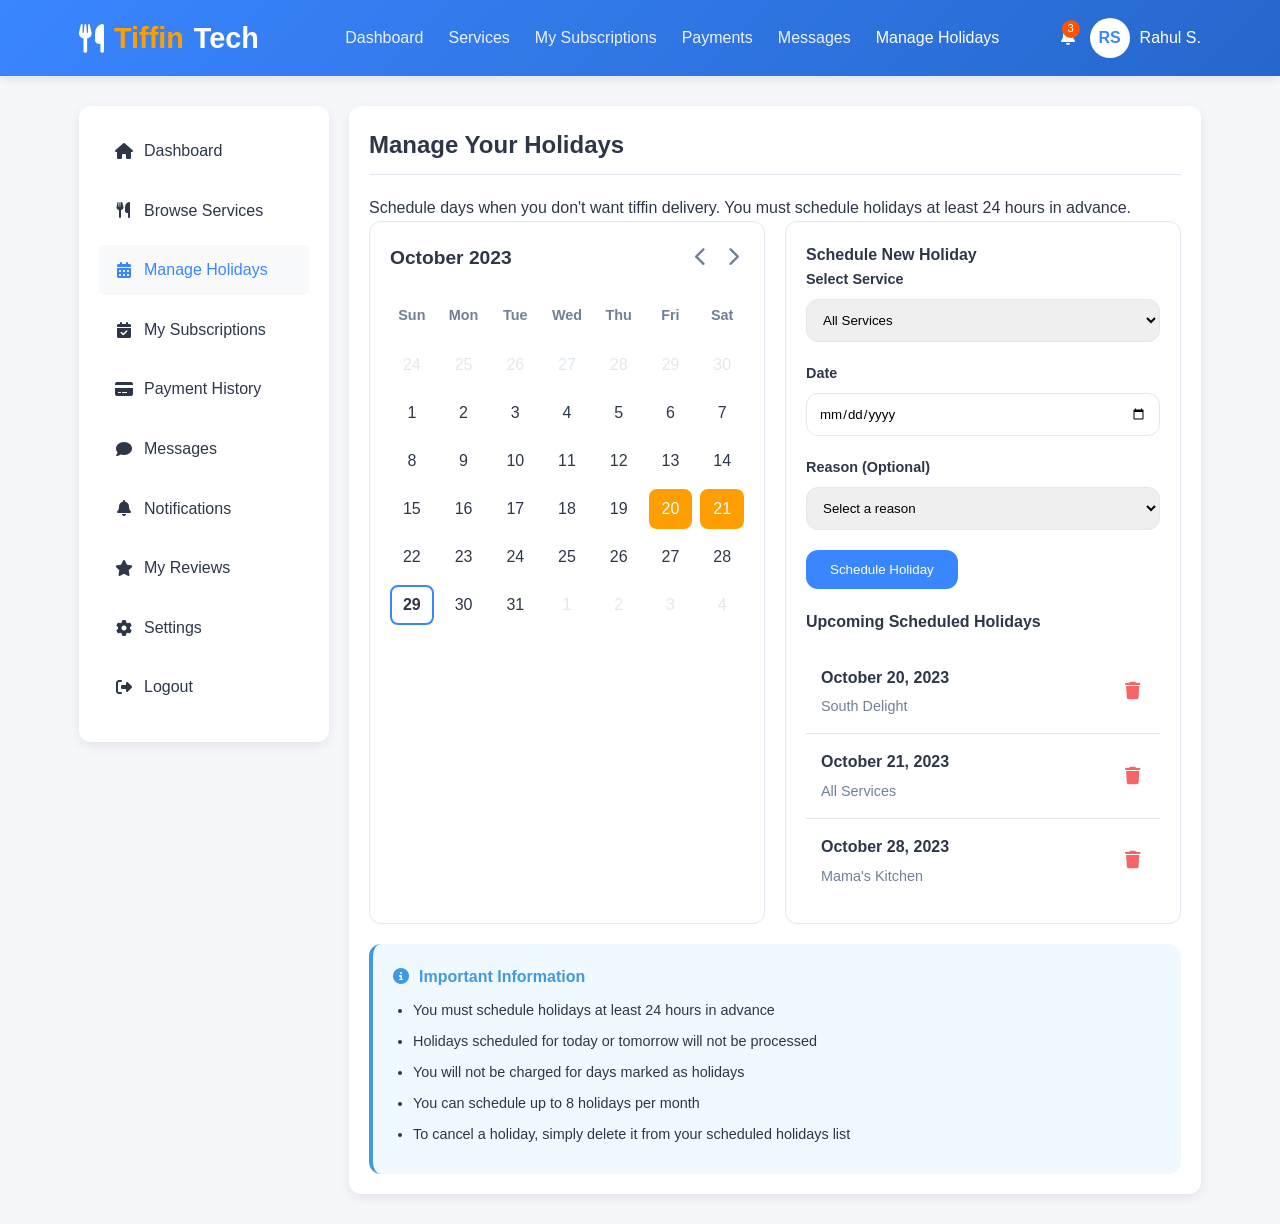
<file: Manage Holidays.html>
<!DOCTYPE html>
<html lang="en">
<head>
    <meta charset="UTF-8">
    <meta name="viewport" content="width=device-width, initial-scale=1.0">
    <title>TiffinTech - Manage Holidays</title>
    <link rel="stylesheet" href="https://cdnjs.cloudflare.com/ajax/libs/font-awesome/6.4.0/css/all.min.css">
    <style>
        :root {
            --primary: #3a86ff;
            --primary-dark: #2667cc;
            --secondary: #ff9e00;
            --secondary-dark: #e58c00;
            --accent: #ff5400;
            --dark: #2d3748;
            --light: #f8f9fa;
            --gray: #718096;
            --light-gray: #e2e8f0;
            --success: #48bb78;
            --warning: #ecc94b;
            --danger: #f56565;
            --info: #4299e1;
            --border-radius: 12px;
            --box-shadow: 0 4px 12px rgba(0,0,0,0.08);
            --transition: all 0.3s ease;
        }
        
        * {
            margin: 0;
            padding: 0;
            box-sizing: border-box;
            font-family: 'Segoe UI', Tahoma, Geneva, Verdana, sans-serif;
        }
        
        body {
            background-color: #f5f7fa;
            color: var(--dark);
            line-height: 1.6;
        }
        
        .container {
            width: 90%;
            max-width: 1200px;
            margin: 0 auto;
            padding: 0 15px;
        }
        
        /* Header Styles */
        header {
            background: linear-gradient(135deg, var(--primary), var(--primary-dark));
            color: white;
            box-shadow: 0 2px 10px rgba(0,0,0,0.1);
            position: sticky;
            top: 0;
            z-index: 100;
        }
        
        .navbar {
            display: flex;
            justify-content: space-between;
            align-items: center;
            padding: 15px 0;
        }
        
        .logo {
            font-size: 1.8rem;
            font-weight: 700;
            color: white;
            display: flex;
            align-items: center;
            gap: 10px;
        }
        
        .logo span {
            color: var(--secondary);
        }
        
        .nav-links {
            display: flex;
            list-style: none;
        }
        
        .nav-links li {
            margin-left: 25px;
        }
        
        .nav-links a {
            text-decoration: none;
            color: rgba(255, 255, 255, 0.9);
            font-weight: 500;
            transition: var(--transition);
        }
        
        .nav-links a:hover, .nav-links a.active {
            color: white;
        }
        
        .user-actions {
            display: flex;
            align-items: center;
            gap: 15px;
        }
        
        .notification-badge {
            position: relative;
            cursor: pointer;
        }
        
        .badge {
            position: absolute;
            top: -5px;
            right: -5px;
            background-color: var(--accent);
            color: white;
            border-radius: 50%;
            width: 18px;
            height: 18px;
            font-size: 0.7rem;
            display: flex;
            align-items: center;
            justify-content: center;
        }
        
        .user-profile {
            display: flex;
            align-items: center;
            gap: 10px;
            cursor: pointer;
        }
        
        .avatar {
            width: 40px;
            height: 40px;
            border-radius: 50%;
            background-color: white;
            color: var(--primary);
            display: flex;
            align-items: center;
            justify-content: center;
            font-weight: bold;
        }
        
        /* Mobile Menu */
        .mobile-menu-btn {
            display: none;
            background: none;
            border: none;
            font-size: 1.5rem;
            cursor: pointer;
            color: white;
        }
        
        .mobile-nav {
            position: fixed;
            top: 0;
            left: -100%;
            width: 80%;
            height: 100%;
            background: white;
            z-index: 1000;
            padding: 20px;
            box-shadow: 2px 0 10px rgba(0,0,0,0.1);
            transition: var(--transition);
            overflow-y: auto;
        }
        
        .mobile-nav.active {
            left: 0;
            display: block;
        }
        
        .mobile-nav-header {
            display: flex;
            justify-content: space-between;
            align-items: center;
            margin-bottom: 30px;
            padding-bottom: 15px;
            border-bottom: 1px solid var(--light-gray);
        }
        
        .close-menu {
            background: none;
            border: none;
            font-size: 1.5rem;
            cursor: pointer;
            color: var(--dark);
        }
        
        .mobile-nav-links {
            list-style: none;
        }
        
        .mobile-nav-links li {
            margin-bottom: 15px;
        }
        
        .mobile-nav-links a {
            display: flex;
            align-items: center;
            gap: 15px;
            padding: 12px 15px;
            text-decoration: none;
            color: var(--dark);
            border-radius: 5px;
            transition: var(--transition);
        }
        
        .mobile-nav-links a:hover, .mobile-nav-links a.active {
            background-color: var(--light);
            color: var(--primary);
        }
        
        .overlay {
            position: fixed;
            top: 0;
            left: 0;
            width: 100%;
            height: 100%;
            background: rgba(0,0,0,0.5);
            z-index: 999;
            display: none;
        }
        
        .overlay.active {
            display: block;
        }
        
        /* Button Styles */
        .btn {
            background-color: var(--primary);
            color: white;
            border: none;
            padding: 12px 24px;
            border-radius: var(--border-radius);
            cursor: pointer;
            font-weight: 500;
            transition: var(--transition);
            display: inline-flex;
            align-items: center;
            gap: 8px;
        }
        
        .btn:hover {
            background-color: var(--primary-dark);
            transform: translateY(-2px);
        }
        
        .btn-secondary {
            background-color: var(--secondary);
        }
        
        .btn-secondary:hover {
            background-color: var(--secondary-dark);
        }
        
        .btn-outline {
            background-color: transparent;
            border: 2px solid var(--primary);
            color: var(--primary);
        }
        
        .btn-outline:hover {
            background-color: var(--primary);
            color: white;
        }
        
        .btn-sm {
            padding: 8px 16px;
            font-size: 0.9rem;
        }
        
        /* Dashboard Layout */
        .dashboard {
            display: grid;
            grid-template-columns: 250px 1fr;
            gap: 20px;
            margin: 30px 0;
        }
        
        /* Sidebar Styles */
        .sidebar {
            background-color: white;
            border-radius: var(--border-radius);
            box-shadow: var(--box-shadow);
            padding: 20px;
            height: fit-content;
        }
        
        .sidebar-menu {
            list-style: none;
        }
        
        .sidebar-menu li {
            margin-bottom: 10px;
        }
        
        .sidebar-menu a {
            display: flex;
            align-items: center;
            gap: 10px;
            padding: 12px 15px;
            text-decoration: none;
            color: var(--dark);
            border-radius: 5px;
            transition: var(--transition);
        }
        
        .sidebar-menu a:hover, .sidebar-menu a.active {
            background-color: var(--light);
            color: var(--primary);
        }
        
        .sidebar-menu i {
            width: 20px;
            text-align: center;
        }
        
        /* Main Content Styles */
        .main-content {
            display: flex;
            flex-direction: column;
            gap: 20px;
        }
        
        .content-section {
            background-color: white;
            border-radius: var(--border-radius);
            box-shadow: var(--box-shadow);
            padding: 20px;
        }
        
        .section-header {
            display: flex;
            justify-content: space-between;
            align-items: center;
            margin-bottom: 20px;
            padding-bottom: 10px;
            border-bottom: 1px solid var(--light-gray);
        }
        
        .section-title {
            font-size: 1.5rem;
            color: var(--dark);
        }
        
        /* Holiday Management Styles */
        .holiday-management {
            display: grid;
            grid-template-columns: 1fr 1fr;
            gap: 20px;
        }
        
        .calendar-container {
            border: 1px solid var(--light-gray);
            border-radius: var(--border-radius);
            padding: 20px;
        }
        
        .calendar-header {
            display: flex;
            justify-content: space-between;
            align-items: center;
            margin-bottom: 20px;
        }
        
        .calendar-title {
            font-weight: 600;
            font-size: 1.2rem;
        }
        
        .calendar {
            display: grid;
            grid-template-columns: repeat(7, 1fr);
            gap: 8px;
        }
        
        .calendar-weekday {
            text-align: center;
            font-weight: 600;
            padding: 10px 0;
            font-size: 0.9rem;
            color: var(--gray);
        }
        
        .calendar-day {
            height: 40px;
            display: flex;
            align-items: center;
            justify-content: center;
            border-radius: 8px;
            cursor: pointer;
            transition: var(--transition);
            position: relative;
            font-weight: 500;
        }
        
        .calendar-day:hover {
            background-color: var(--light);
        }
        
        .calendar-day.selected {
            background-color: var(--primary);
            color: white;
        }
        
        .calendar-day.holiday {
            background-color: var(--secondary);
            color: white;
        }
        
        .calendar-day.other-month {
            color: var(--light-gray);
        }
        
        .calendar-day.current {
            font-weight: bold;
            border: 2px solid var(--primary);
        }
        
        .calendar-nav {
            display: flex;
            gap: 10px;
        }
        
        .calendar-nav-btn {
            background: none;
            border: none;
            cursor: pointer;
            font-size: 1.2rem;
            color: var(--gray);
            padding: 5px;
            border-radius: 5px;
            transition: var(--transition);
        }
        
        .calendar-nav-btn:hover {
            background-color: var(--light);
        }
        
        .holiday-form {
            border: 1px solid var(--light-gray);
            border-radius: var(--border-radius);
            padding: 20px;
        }
        
        .form-group {
            display: flex;
            flex-direction: column;
            gap: 8px;
            margin-bottom: 20px;
        }
        
        .form-group label {
            font-weight: 600;
            font-size: 0.9rem;
        }
        
        .form-group select, .form-group input {
            padding: 12px;
            border: 1px solid var(--light-gray);
            border-radius: var(--border-radius);
            transition: var(--transition);
        }
        
        .form-group select:focus, .form-group input:focus {
            outline: none;
            border-color: var(--primary);
            box-shadow: 0 0 0 3px rgba(58, 134, 255, 0.1);
        }
        
        .scheduled-holidays {
            margin-top: 20px;
        }
        
        .holiday-list {
            list-style: none;
            margin-top: 15px;
        }
        
        .holiday-item {
            display: flex;
            justify-content: space-between;
            align-items: center;
            padding: 15px;
            border-bottom: 1px solid var(--light-gray);
            transition: var(--transition);
        }
        
        .holiday-item:hover {
            background-color: var(--light);
        }
        
        .holiday-item:last-child {
            border-bottom: none;
        }
        
        .holiday-details {
            display: flex;
            flex-direction: column;
        }
        
        .holiday-date {
            font-weight: 600;
            margin-bottom: 5px;
        }
        
        .holiday-service {
            font-size: 0.9rem;
            color: var(--gray);
        }
        
        .holiday-actions {
            display: flex;
            gap: 10px;
        }
        
        .delete-btn {
            background: none;
            border: none;
            color: var(--danger);
            cursor: pointer;
            font-size: 1.1rem;
            padding: 5px;
            border-radius: 5px;
            transition: var(--transition);
        }
        
        .delete-btn:hover {
            background-color: #feeceb;
        }
        
        .info-box {
            margin-top: 20px;
            padding: 20px;
            background-color: #f0f9ff;
            border-radius: var(--border-radius);
            border-left: 4px solid var(--info);
        }
        
        .info-box h4 {
            display: flex;
            align-items: center;
            gap: 10px;
            margin-bottom: 10px;
            color: var(--info);
        }
        
        .info-box ul {
            padding-left: 20px;
            margin-bottom: 0;
        }
        
        .info-box li {
            margin-bottom: 8px;
            font-size: 0.9rem;
            color: var(--dark);
        }
        
        /* Responsive Design */
        @media (max-width: 992px) {
            .dashboard {
                grid-template-columns: 1fr;
            }
            
            .sidebar {
                display: none;
            }
            
            .holiday-management {
                grid-template-columns: 1fr;
            }
        }
        
        @media (max-width: 768px) {
            .nav-links {
                display: none;
            }
            
            .mobile-menu-btn {
                display: block;
            }
            
            .user-profile span {
                display: none;
            }
            
            .section-header {
                flex-direction: column;
                align-items: flex-start;
                gap: 15px;
            }
            
            .calendar {
                gap: 5px;
            }
            
            .calendar-day {
                height: 35px;
                font-size: 0.9rem;
            }
        }
        
        @media (max-width: 480px) {
            .logo {
                font-size: 1.3rem;
            }
            
            .container {
                width: 95%;
                padding: 0 10px;
            }
            
            .content-section {
                padding: 15px;
            }
            
            .section-title {
                font-size: 1.3rem;
            }
            
            .holiday-item {
                flex-direction: column;
                align-items: flex-start;
                gap: 10px;
            }
            
            .holiday-actions {
                align-self: flex-end;
            }
        }
    </style>
</head>
<body>
    <!-- Header Section -->
    <header>
        <div class="container">
            <nav class="navbar">
                <div class="logo">
                    <i class="fas fa-utensils"></i>
                    <span>Tiffin</span>Tech
                </div>
                
                <ul class="nav-links">
                    <li><a href="index.html">Dashboard</a></li>
                    <li><a href="services.html">Services</a></li>
                    <li><a href="subscribers.html">My Subscriptions</a></li>
                    <li><a href="payments.html">Payments</a></li>
                    <li><a href="messages.html">Messages</a></li>
                    <li><a href="#" class="active">Manage Holidays</a></li>
                </ul>
                
                <div class="user-actions">
                    <div class="notification-badge">
                        <i class="fas fa-bell"></i>
                        <span class="badge">3</span>
                    </div>
                    <div class="user-profile">
                        <div class="avatar">RS</div>
                        <span>Rahul S.</span>
                    </div>
                </div>
                
                <button class="mobile-menu-btn">
                    <i class="fas fa-bars"></i>
                </button>
            </nav>
        </div>
    </header>

    <!-- Mobile Navigation -->
    <div class="mobile-nav" id="mobile-nav">
        <div class="mobile-nav-header">
            <h3>Menu</h3>
            <button class="close-menu">
                <i class="fas fa-times"></i>
            </button>
        </div>
        <ul class="mobile-nav-links">
            <li><a href="index.html"><i class="fas fa-home"></i> Dashboard</a></li>
            <li><a href="services.html"><i class="fas fa-utensils"></i> Services</a></li>
            <li><a href="subscribers.html"><i class="fas fa-calendar-check"></i> My Subscriptions</a></li>
            <li><a href="payments.html"><i class="fas fa-credit-card"></i> Payments</a></li>
            <li><a href="messages.html"><i class="fas fa-comment"></i> Messages</a></li>
            <li><a href="#" class="active"><i class="fas fa-calendar-alt"></i> Manage Holidays</a></li>
            <li><a href="notifications.html"><i class="fas fa-bell"></i> Notifications</a></li>
            <li><a href="reviews.html"><i class="fas fa-star"></i> Reviews</a></li>
            <li><a href="settings.html"><i class="fas fa-cog"></i> Settings</a></li>
            <li><a href="#"><i class="fas fa-sign-out-alt"></i> Logout</a></li>
        </ul>
    </div>
    <div class="overlay" id="overlay"></div>

    <!-- Dashboard Section -->
    <div class="container">
        <div class="dashboard">
            <!-- Sidebar -->
            <div class="sidebar">
                <ul class="sidebar-menu">
                    <li><a href="index.html"><i class="fas fa-home"></i> Dashboard</a></li>
                    <li><a href="services.html"><i class="fas fa-utensils"></i> Browse Services</a></li>
                    <li><a href="#" class="active"><i class="fas fa-calendar-alt"></i> Manage Holidays</a></li>
                    <li><a href="subscribers.html"><i class="fas fa-calendar-check"></i> My Subscriptions</a></li>
                    <li><a href="payments.html"><i class="fas fa-credit-card"></i> Payment History</a></li>
                    <li><a href="messages.html"><i class="fas fa-comment"></i> Messages</a></li>
                    <li><a href="notifications.html"><i class="fas fa-bell"></i> Notifications</a></li>
                    <li><a href="reviews.html"><i class="fas fa-star"></i> My Reviews</a></li>
                    <li><a href="settings.html"><i class="fas fa-cog"></i> Settings</a></li>
                    <li><a href="#"><i class="fas fa-sign-out-alt"></i> Logout</a></li>
                </ul>
            </div>

            <!-- Main Content -->
            <div class="main-content">
                <!-- Holiday Management Section -->
                <div class="content-section">
                    <div class="section-header">
                        <h3 class="section-title">Manage Your Holidays</h3>
                    </div>
                    
                    <p>Schedule days when you don't want tiffin delivery. You must schedule holidays at least 24 hours in advance.</p>
                    
                    <div class="holiday-management">
                        <div class="calendar-container">
                            <div class="calendar-header">
                                <div class="calendar-title">October 2023</div>
                                <div class="calendar-nav">
                                    <button class="calendar-nav-btn" id="prev-month"><i class="fas fa-chevron-left"></i></button>
                                    <button class="calendar-nav-btn" id="next-month"><i class="fas fa-chevron-right"></i></button>
                                </div>
                            </div>
                            
                            <div class="calendar">
                                <div class="calendar-weekday">Sun</div>
                                <div class="calendar-weekday">Mon</div>
                                <div class="calendar-weekday">Tue</div>
                                <div class="calendar-weekday">Wed</div>
                                <div class="calendar-weekday">Thu</div>
                                <div class="calendar-weekday">Fri</div>
                                <div class="calendar-weekday">Sat</div>
                                
                                <!-- Calendar Days -->
                                <div class="calendar-day other-month">24</div>
                                <div class="calendar-day other-month">25</div>
                                <div class="calendar-day other-month">26</div>
                                <div class="calendar-day other-month">27</div>
                                <div class="calendar-day other-month">28</div>
                                <div class="calendar-day other-month">29</div>
                                <div class="calendar-day other-month">30</div>
                                
                                <div class="calendar-day">1</div>
                                <div class="calendar-day">2</div>
                                <div class="calendar-day">3</div>
                                <div class="calendar-day">4</div>
                                <div class="calendar-day">5</div>
                                <div class="calendar-day">6</div>
                                <div class="calendar-day">7</div>
                                
                                <div class="calendar-day">8</div>
                                <div class="calendar-day">9</div>
                                <div class="calendar-day">10</div>
                                <div class="calendar-day">11</div>
                                <div class="calendar-day">12</div>
                                <div class="calendar-day">13</div>
                                <div class="calendar-day">14</div>
                                
                                <div class="calendar-day">15</div>
                                <div class="calendar-day">16</div>
                                <div class="calendar-day">17</div>
                                <div class="calendar-day">18</div>
                                <div class="calendar-day">19</div>
                                <div class="calendar-day holiday">20</div>
                                <div class="calendar-day holiday">21</div>
                                
                                <div class="calendar-day">22</div>
                                <div class="calendar-day">23</div>
                                <div class="calendar-day">24</div>
                                <div class="calendar-day">25</div>
                                <div class="calendar-day">26</div>
                                <div class="calendar-day">27</div>
                                <div class="calendar-day">28</div>
                                
                                <div class="calendar-day current">29</div>
                                <div class="calendar-day">30</div>
                                <div class="calendar-day">31</div>
                                <div class="calendar-day other-month">1</div>
                                <div class="calendar-day other-month">2</div>
                                <div class="calendar-day other-month">3</div>
                                <div class="calendar-day other-month">4</div>
                            </div>
                        </div>
                        
                        <div class="holiday-form">
                            <h4>Schedule New Holiday</h4>
                            <div class="form-group">
                                <label for="service-select">Select Service</label>
                                <select id="service-select">
                                    <option value="">All Services</option>
                                    <option value="south-delight">South Delight</option>
                                    <option value="mama-kitchen">Mama's Kitchen</option>
                                </select>
                            </div>
                            
                            <div class="form-group">
                                <label for="holiday-date">Date</label>
                                <input type="date" id="holiday-date">
                            </div>
                            
                            <div class="form-group">
                                <label for="holiday-reason">Reason (Optional)</label>
                                <select id="holiday-reason">
                                    <option value="">Select a reason</option>
                                    <option value="travel">Traveling</option>
                                    <option value="event">Special Event</option>
                                    <option value="health">Health Reasons</option>
                                    <option value="other">Other</option>
                                </select>
                            </div>
                            
                            <button class="btn" id="schedule-holiday">Schedule Holiday</button>
                            
                            <div class="scheduled-holidays">
                                <h4>Upcoming Scheduled Holidays</h4>
                                <ul class="holiday-list">
                                    <li class="holiday-item">
                                        <div class="holiday-details">
                                            <span class="holiday-date">October 20, 2023</span>
                                            <span class="holiday-service">South Delight</span>
                                        </div>
                                        <div class="holiday-actions">
                                            <button class="delete-btn"><i class="fas fa-trash"></i></button>
                                        </div>
                                    </li>
                                    <li class="holiday-item">
                                        <div class="holiday-details">
                                            <span class="holiday-date">October 21, 2023</span>
                                            <span class="holiday-service">All Services</span>
                                        </div>
                                        <div class="holiday-actions">
                                            <button class="delete-btn"><i class="fas fa-trash"></i></button>
                                        </div>
                                    </li>
                                    <li class="holiday-item">
                                        <div class="holiday-details">
                                            <span class="holiday-date">October 28, 2023</span>
                                            <span class="holiday-service">Mama's Kitchen</span>
                                        </div>
                                        <div class="holiday-actions">
                                            <button class="delete-btn"><i class="fas fa-trash"></i></button>
                                        </div>
                                    </li>
                                </ul>
                            </div>
                        </div>
                    </div>
                    
                    <div class="info-box">
                        <h4><i class="fas fa-info-circle"></i> Important Information</h4>
                        <ul>
                            <li>You must schedule holidays at least 24 hours in advance</li>
                            <li>Holidays scheduled for today or tomorrow will not be processed</li>
                            <li>You will not be charged for days marked as holidays</li>
                            <li>You can schedule up to 8 holidays per month</li>
                            <li>To cancel a holiday, simply delete it from your scheduled holidays list</li>
                        </ul>
                    </div>
                </div>
            </div>
        </div>
    </div>

    <script>
        // Mobile menu functionality
        const mobileMenuBtn = document.querySelector('.mobile-menu-btn');
        const closeMenuBtn = document.querySelector('.close-menu');
        const mobileNav = document.getElementById('mobile-nav');
        const overlay = document.getElementById('overlay');
        
        mobileMenuBtn.addEventListener('click', function() {
            mobileNav.classList.add('active');
            overlay.classList.add('active');
            document.body.style.overflow = 'hidden';
        });
        
        function closeMobileMenu() {
            mobileNav.classList.remove('active');
            overlay.classList.remove('active');
            document.body.style.overflow = 'auto';
        }
        
        closeMenuBtn.addEventListener('click', closeMobileMenu);
        overlay.addEventListener('click', closeMobileMenu);
        
        // Calendar functionality
        const calendarDays = document.querySelectorAll('.calendar-day:not(.other-month)');
        const prevMonthBtn = document.getElementById('prev-month');
        const nextMonthBtn = document.getElementById('next-month');
        const holidayDateInput = document.getElementById('holiday-date');
        const scheduleHolidayBtn = document.getElementById('schedule-holiday');
        const deleteButtons = document.querySelectorAll('.delete-btn');
        
        // Set minimum date for holiday scheduling (tomorrow)
        const today = new Date();
        const tomorrow = new Date(today);
        tomorrow.setDate(tomorrow.getDate() + 1);
        
        const yyyy = tomorrow.getFullYear();
        const mm = String(tomorrow.getMonth() + 1).padStart(2, '0');
        const dd = String(tomorrow.getDate()).padStart(2, '0');
        
        holidayDateInput.min = `${yyyy}-${mm}-${dd}`;
        
        // Calendar day selection
        calendarDays.forEach(day => {
            day.addEventListener('click', function() {
                if (this.classList.contains('holiday')) {
                    this.classList.remove('holiday');
                    this.classList.add('selected');
                } else if (this.classList.contains('selected')) {
                    this.classList.remove('selected');
                } else {
                    this.classList.add('selected');
                    
                    // Set the date in the form
                    const dayNumber = this.textContent;
                    const month = 10; // October
                    const year = 2023;
                    
                    const selectedDate = new Date(year, month - 1, dayNumber);
                    const formattedDate = selectedDate.toISOString().split('T')[0];
                    holidayDateInput.value = formattedDate;
                }
            });
        });
        
        // Month navigation
        prevMonthBtn.addEventListener('click', function() {
            alert('Showing previous month');
            // In a real app, this would load the previous month's calendar
        });
        
        nextMonthBtn.addEventListener('click', function() {
            alert('Showing next month');
            // In a real app, this would load the next month's calendar
        });
        
        // Schedule holiday
        scheduleHolidayBtn.addEventListener('click', function() {
            const service = document.getElementById('service-select').value;
            const date = holidayDateInput.value;
            
            if (!service) {
                alert('Please select a service');
                return;
            }
            
            if (!date) {
                alert('Please select a date');
                return;
            }
            
            const selectedDate = new Date(date);
            const today = new Date();
            today.setHours(0, 0, 0, 0);
            
            if (selectedDate <= today) {
                alert('You can only schedule holidays for future dates');
                return;
            }
            
            // In a real app, this would send the data to the server
            alert(`Holiday scheduled for ${date} for ${service === '' ? 'all services' : service}`);
            
            // Reset form
            document.getElementById('service-select').value = '';
            holidayDateInput.value = '';
            document.getElementById('holiday-reason').value = '';
            
            // Update UI
            const formattedDay = selectedDate.getDate();
            calendarDays.forEach(day => {
                if (parseInt(day.textContent) === formattedDay) {
                    day.classList.add('holiday');
                    day.classList.remove('selected');
                }
            });
        });
        
        // Delete holiday
        deleteButtons.forEach(button => {
            button.addEventListener('click', function() {
                const holidayItem = this.closest('.holiday-item');
                const date = holidayItem.querySelector('.holiday-date').textContent;
                
                if (confirm(`Are you sure you want to delete the holiday on ${date}?`)) {
                    holidayItem.remove();
                    alert(`Holiday on ${date} has been cancelled`);
                }
            });
        });
        
        // Update calendar when date input changes
        holidayDateInput.addEventListener('change', function() {
            const selectedDate = new Date(this.value);
            const day = selectedDate.getDate();
            
            // Remove previous selections
            calendarDays.forEach(day => {
                day.classList.remove('selected');
            });
            
            // Highlight selected day
            calendarDays.forEach(calendarDay => {
                if (parseInt(calendarDay.textContent) === day) {
                    calendarDay.classList.add('selected');
                }
            });
        });
    </script>
</body>
</html>
</file>
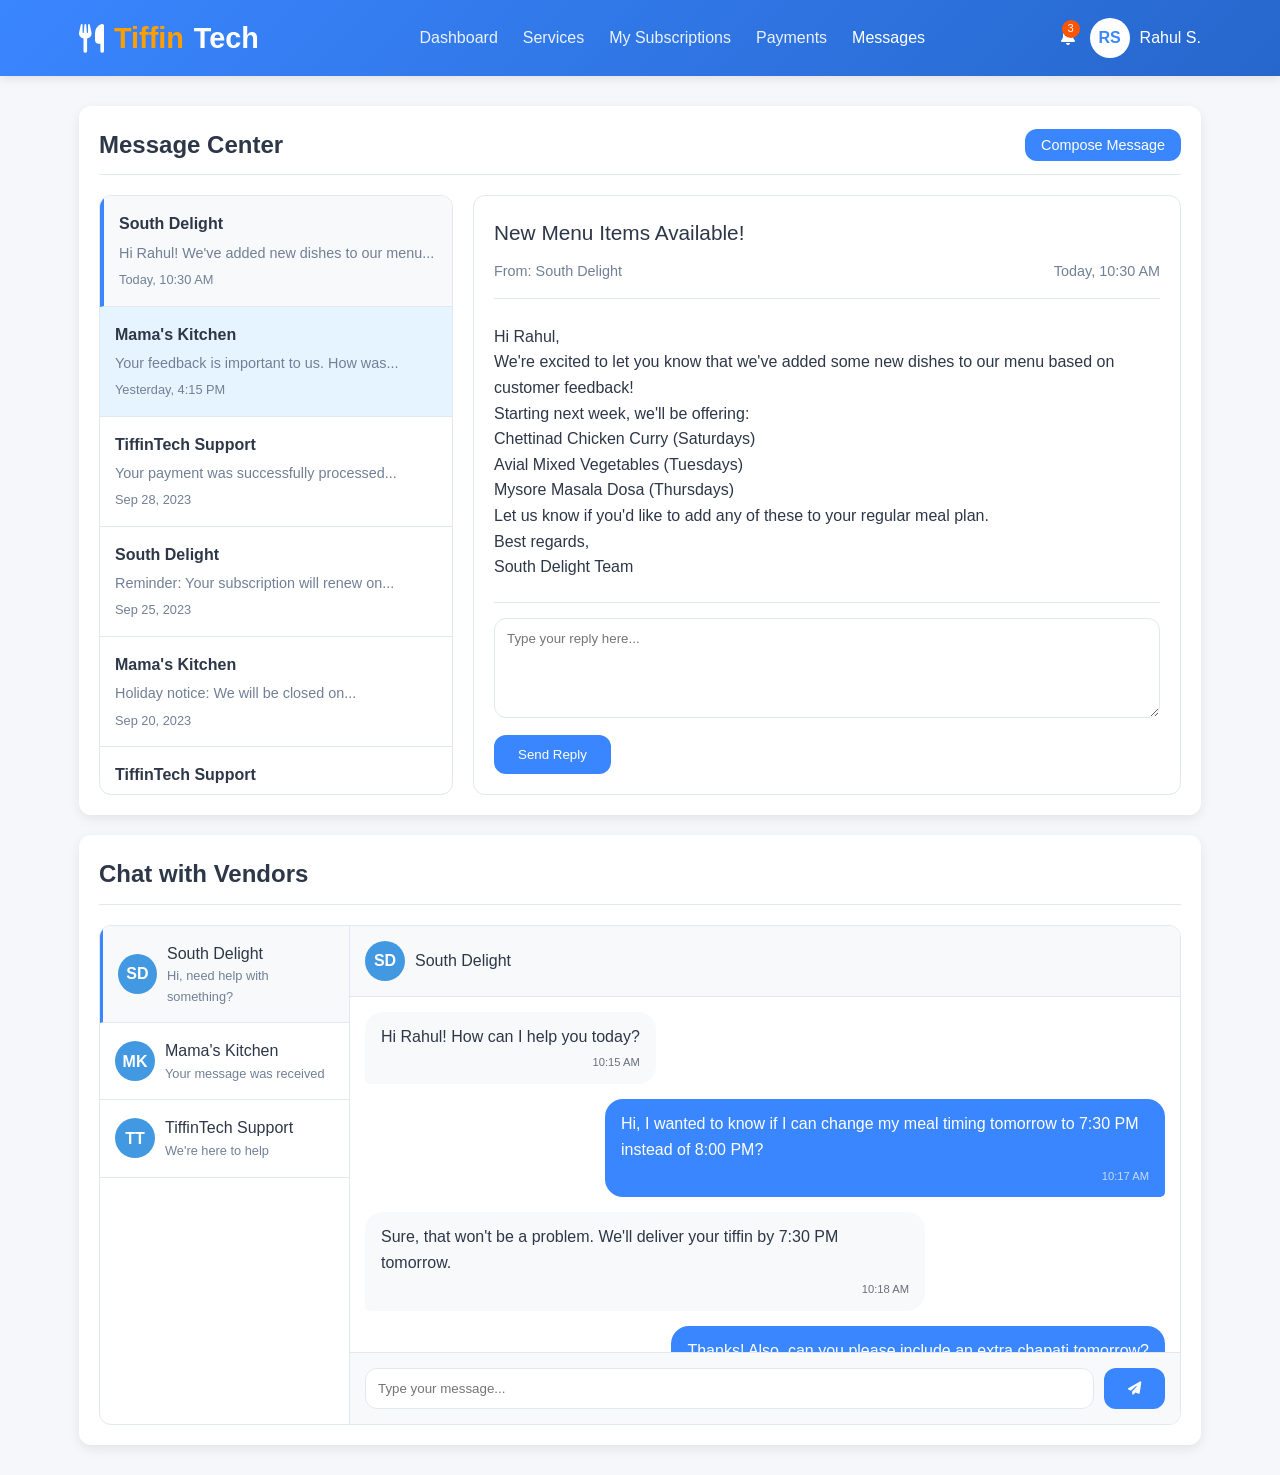
<file: messages.html>
<!DOCTYPE html>
<html lang="en">
<head>
    <meta charset="UTF-8">
    <meta name="viewport" content="width=device-width, initial-scale=1.0">
    <title>TiffinTech - Messages</title>
    <link rel="stylesheet" href="https://cdnjs.cloudflare.com/ajax/libs/font-awesome/6.4.0/css/all.min.css">
    <style>
        :root {
            --primary: #3a86ff;
            --primary-dark: #2667cc;
            --secondary: #ff9e00;
            --secondary-dark: #e58c00;
            --accent: #ff5400;
            --dark: #2d3748;
            --light: #f8f9fa;
            --gray: #718096;
            --light-gray: #e2e8f0;
            --success: #48bb78;
            --warning: #ecc94b;
            --danger: #f56565;
            --info: #4299e1;
            --border-radius: 12px;
            --box-shadow: 0 4px 12px rgba(0,0,0,0.08);
            --transition: all 0.3s ease;
        }
        
        * {
            margin: 0;
            padding: 0;
            box-sizing: border-box;
            font-family: 'Segoe UI', Tahoma, Geneva, Verdana, sans-serif;
        }
        
        body {
            background-color: #f5f7fa;
            color: var(--dark);
            line-height: 1.6;
        }
        
        .container {
            width: 90%;
            max-width: 1200px;
            margin: 0 auto;
            padding: 0 15px;
        }
        
        /* Header Styles */
        header {
            background: linear-gradient(135deg, var(--primary), var(--primary-dark));
            color: white;
            box-shadow: 0 2px 10px rgba(0,0,0,0.1);
            position: sticky;
            top: 0;
            z-index: 100;
        }
        
        .navbar {
            display: flex;
            justify-content: space-between;
            align-items: center;
            padding: 15px 0;
        }
        
        .logo {
            font-size: 1.8rem;
            font-weight: 700;
            color: white;
            display: flex;
            align-items: center;
            gap: 10px;
        }
        
        .logo span {
            color: var(--secondary);
        }
        
        .nav-links {
            display: flex;
            list-style: none;
        }
        
        .nav-links li {
            margin-left: 25px;
        }
        
        .nav-links a {
            text-decoration: none;
            color: rgba(255, 255, 255, 0.9);
            font-weight: 500;
            transition: var(--transition);
        }
        
        .nav-links a:hover, .nav-links a.active {
            color: white;
        }
        
        .user-actions {
            display: flex;
            align-items: center;
            gap: 15px;
        }
        
        .notification-badge {
            position: relative;
            cursor: pointer;
        }
        
        .badge {
            position: absolute;
            top: -5px;
            right: -5px;
            background-color: var(--accent);
            color: white;
            border-radius: 50%;
            width: 18px;
            height: 18px;
            font-size: 0.7rem;
            display: flex;
            align-items: center;
            justify-content: center;
        }
        
        .user-profile {
            display: flex;
            align-items: center;
            gap: 10px;
            cursor: pointer;
        }
        
        .avatar {
            width: 40px;
            height: 40px;
            border-radius: 50%;
            background-color: white;
            color: var(--primary);
            display: flex;
            align-items: center;
            justify-content: center;
            font-weight: bold;
        }
        
        /* Mobile Menu */
        .mobile-menu-btn {
            display: none;
            background: none;
            border: none;
            font-size: 1.5rem;
            cursor: pointer;
            color: white;
        }
        
        .mobile-nav {
            position: fixed;
            top: 0;
            left: -100%;
            width: 80%;
            height: 100%;
            background: white;
            z-index: 1000;
            padding: 20px;
            box-shadow: 2px 0 10px rgba(0,0,0,0.1);
            transition: var(--transition);
            overflow-y: auto;
        }
        
        .mobile-nav.active {
            left: 0;
        }
        
        .mobile-nav-header {
            display: flex;
            justify-content: space-between;
            align-items: center;
            margin-bottom: 30px;
            padding-bottom: 15px;
            border-bottom: 1px solid var(--light-gray);
        }
        
        .close-menu {
            background: none;
            border: none;
            font-size: 1.5rem;
            cursor: pointer;
            color: var(--dark);
        }
        
        .mobile-nav-links {
            list-style: none;
        }
        
        .mobile-nav-links li {
            margin-bottom: 15px;
        }
        
        .mobile-nav-links a {
            display: flex;
            align-items: center;
            gap: 15px;
            padding: 12px 15px;
            text-decoration: none;
            color: var(--dark);
            border-radius: 5px;
            transition: var(--transition);
        }
        
        .mobile-nav-links a:hover, .mobile-nav-links a.active {
            background-color: var(--light);
            color: var(--primary);
        }
        
        .overlay {
            position: fixed;
            top: 0;
            left: 0;
            width: 100%;
            height: 100%;
            background: rgba(0,0,0,0.5);
            z-index: 999;
            display: none;
        }
        
        .overlay.active {
            display: block;
        }
        
        /* Button Styles */
        .btn {
            background-color: var(--primary);
            color: white;
            border: none;
            padding: 12px 24px;
            border-radius: var(--border-radius);
            cursor: pointer;
            font-weight: 500;
            transition: var(--transition);
            display: inline-flex;
            align-items: center;
            gap: 8px;
        }
        
        .btn:hover {
            background-color: var(--primary-dark);
            transform: translateY(-2px);
        }
        
        .btn-secondary {
            background-color: var(--secondary);
        }
        
        .btn-secondary:hover {
            background-color: var(--secondary-dark);
        }
        
        .btn-outline {
            background-color: transparent;
            border: 2px solid var(--primary);
            color: var(--primary);
        }
        
        .btn-outline:hover {
            background-color: var(--primary);
            color: white;
        }
        
        .btn-sm {
            padding: 8px 16px;
            font-size: 0.9rem;
        }
        
        /* Main Content Styles */
        .main-content {
            display: flex;
            flex-direction: column;
            gap: 20px;
            margin: 30px 0;
        }
        
        .content-section {
            background-color: white;
            border-radius: var(--border-radius);
            box-shadow: var(--box-shadow);
            padding: 20px;
        }
        
        .section-header {
            display: flex;
            justify-content: space-between;
            align-items: center;
            margin-bottom: 20px;
            padding-bottom: 10px;
            border-bottom: 1px solid var(--light-gray);
        }
        
        .section-title {
            font-size: 1.5rem;
            color: var(--dark);
        }
        
        /* Message Center Styles */
        .message-center {
            display: grid;
            grid-template-columns: 1fr 2fr;
            gap: 20px;
            margin-top: 20px;
        }
        
        .message-list {
            border: 1px solid var(--light-gray);
            border-radius: var(--border-radius);
            overflow: hidden;
            max-height: 600px;
            overflow-y: auto;
        }
        
        .message-item {
            padding: 15px;
            border-bottom: 1px solid var(--light-gray);
            cursor: pointer;
            transition: var(--transition);
        }
        
        .message-item:hover {
            background-color: var(--light);
        }
        
        .message-item.unread {
            background-color: #e6f4ff;
            font-weight: 500;
        }
        
        .message-item.selected {
            background-color: var(--light);
            border-left: 4px solid var(--primary);
        }
        
        .message-sender {
            font-weight: 600;
            margin-bottom: 5px;
            display: flex;
            justify-content: space-between;
            align-items: center;
        }
        
        .message-preview {
            font-size: 0.9rem;
            color: var(--gray);
            white-space: nowrap;
            overflow: hidden;
            text-overflow: ellipsis;
        }
        
        .message-date {
            font-size: 0.8rem;
            color: var(--gray);
            margin-top: 5px;
        }
        
        .message-detail {
            border: 1px solid var(--light-gray);
            border-radius: var(--border-radius);
            padding: 20px;
            display: flex;
            flex-direction: column;
            height: 600px;
        }
        
        .message-header {
            border-bottom: 1px solid var(--light-gray);
            padding-bottom: 15px;
            margin-bottom: 15px;
        }
        
        .message-subject {
            font-size: 1.3rem;
            margin-bottom: 10px;
            color: var(--dark);
        }
        
        .message-meta {
            display: flex;
            justify-content: space-between;
            color: var(--gray);
            font-size: 0.9rem;
        }
        
        .message-body {
            line-height: 1.6;
            flex-grow: 1;
            overflow-y: auto;
            padding: 10px 0;
        }
        
        .message-reply {
            border-top: 1px solid var(--light-gray);
            padding-top: 15px;
            margin-top: 15px;
        }
        
        .reply-input {
            width: 100%;
            padding: 12px;
            border: 1px solid var(--light-gray);
            border-radius: var(--border-radius);
            margin-bottom: 10px;
            resize: vertical;
            min-height: 100px;
            transition: var(--transition);
        }
        
        .reply-input:focus {
            outline: none;
            border-color: var(--primary);
            box-shadow: 0 0 0 3px rgba(58, 134, 255, 0.1);
        }
        
        /* Chat Interface Styles */
        .chat-container {
            display: flex;
            height: 500px;
            border: 1px solid var(--light-gray);
            border-radius: var(--border-radius);
            overflow: hidden;
        }
        
        .chat-contacts {
            width: 250px;
            border-right: 1px solid var(--light-gray);
            overflow-y: auto;
        }
        
        .chat-contact {
            display: flex;
            align-items: center;
            gap: 10px;
            padding: 15px;
            cursor: pointer;
            border-bottom: 1px solid var(--light-gray);
            transition: var(--transition);
        }
        
        .chat-contact:hover {
            background-color: var(--light);
        }
        
        .chat-contact.active {
            background-color: var(--light);
            border-left: 3px solid var(--primary);
        }
        
        .chat-contact-avatar {
            width: 40px;
            height: 40px;
            border-radius: 50%;
            background-color: var(--info);
            color: white;
            display: flex;
            align-items: center;
            justify-content: center;
            font-weight: bold;
        }
        
        .chat-messages {
            flex: 1;
            display: flex;
            flex-direction: column;
        }
        
        .chat-header {
            padding: 15px;
            border-bottom: 1px solid var(--light-gray);
            display: flex;
            align-items: center;
            gap: 10px;
            background-color: var(--light);
        }
        
        .chat-body {
            flex: 1;
            padding: 15px;
            overflow-y: auto;
            display: flex;
            flex-direction: column;
            gap: 15px;
        }
        
        .message {
            max-width: 70%;
            padding: 12px 16px;
            border-radius: 18px;
            position: relative;
        }
        
        .message.sent {
            align-self: flex-end;
            background-color: var(--primary);
            color: white;
            border-bottom-right-radius: 5px;
        }
        
        .message.received {
            align-self: flex-start;
            background-color: var(--light);
            border-bottom-left-radius: 5px;
        }
        
        .message-time {
            font-size: 0.7rem;
            margin-top: 5px;
            opacity: 0.7;
            text-align: right;
        }
        
        .chat-footer {
            padding: 15px;
            border-top: 1px solid var(--light-gray);
            display: flex;
            gap: 10px;
            background-color: var(--light);
        }
        
        .chat-input {
            flex: 1;
            padding: 12px;
            border: 1px solid var(--light-gray);
            border-radius: var(--border-radius);
            transition: var(--transition);
        }
        
        .chat-input:focus {
            outline: none;
            border-color: var(--primary);
            box-shadow: 0 0 0 3px rgba(58, 134, 255, 0.1);
        }
        
        /* Modal Styles */
        .modal {
            display: none;
            position: fixed;
            top: 0;
            left: 0;
            width: 100%;
            height: 100%;
            background-color: rgba(0,0,0,0.7);
            z-index: 1000;
            overflow: auto;
            justify-content: center;
            align-items: flex-start;
            padding: 50px 0;
        }
        
        .modal-content {
            background-color: white;
            width: 90%;
            max-width: 600px;
            border-radius: var(--border-radius);
            padding: 30px;
            position: relative;
            box-shadow: 0 5px 20px rgba(0,0,0,0.2);
        }
        
        .close-modal {
            position: absolute;
            top: 15px;
            right: 15px;
            font-size: 1.5rem;
            cursor: pointer;
            color: var(--gray);
        }
        
        /* Form Styles */
        .form-group {
            display: flex;
            flex-direction: column;
            gap: 8px;
            margin-bottom: 20px;
        }
        
        .form-group label {
            font-weight: 600;
            font-size: 0.9rem;
        }
        
        .form-group input, .form-group select, .form-group textarea {
            padding: 12px;
            border: 1px solid var(--light-gray);
            border-radius: var(--border-radius);
            transition: var(--transition);
        }
        
        .form-group input:focus, .form-group select:focus, .form-group textarea:focus {
            outline: none;
            border-color: var(--primary);
            box-shadow: 0 0 0 3px rgba(58, 134, 255, 0.1);
        }
        
        .form-group textarea {
            min-height: 150px;
            resize: vertical;
        }
        
        /* Responsive Design */
        @media (max-width: 992px) {
            .message-center {
                grid-template-columns: 1fr;
                gap: 15px;
            }
            
            .message-detail {
                height: 400px;
            }
        }
        
        @media (max-width: 768px) {
            .nav-links {
                display: none;
            }
            
            .mobile-menu-btn {
                display: block;
            }
            
            .user-profile span {
                display: none;
            }
            
            .chat-container {
                flex-direction: column;
                height: 600px;
            }
            
            .chat-contacts {
                width: 100%;
                height: 150px;
                border-right: none;
                border-bottom: 1px solid var(--light-gray);
            }
            
            .section-header {
                flex-direction: column;
                align-items: flex-start;
                gap: 15px;
            }
        }
        
        @media (max-width: 480px) {
            .logo {
                font-size: 1.3rem;
            }
            
            .container {
                width: 95%;
                padding: 0 10px;
            }
            
            .content-section {
                padding: 15px;
            }
            
            .section-title {
                font-size: 1.3rem;
            }
            
            .message {
                max-width: 85%;
            }
        }
    </style>
</head>
<body>
    <!-- Header Section -->
    <header>
        <div class="container">
            <nav class="navbar">
                <div class="logo">
                    <i class="fas fa-utensils"></i>
                    <span>Tiffin</span>Tech
                </div>
                
                <ul class="nav-links">
                    <li><a href="index.html">Dashboard</a></li>
                    <li><a href="services.html">Services</a></li>
                    <li><a href="subscribers.html">My Subscriptions</a></li>
                    <li><a href="payments.html">Payments</a></li>
                    <li><a href="#" class="active">Messages</a></li>
                </ul>
                
                <div class="user-actions">
                    <div class="notification-badge">
                        <i class="fas fa-bell"></i>
                        <span class="badge">3</span>
                    </div>
                    <div class="user-profile">
                        <div class="avatar">RS</div>
                        <span>Rahul S.</span>
                    </div>
                </div>
                
                <button class="mobile-menu-btn">
                    <i class="fas fa-bars"></i>
                </button>
            </nav>
        </div>
    </header>

    <!-- Mobile Navigation -->
    <div class="mobile-nav" id="mobile-nav">
        <div class="mobile-nav-header">
            <h3>Menu</h3>
            <button class="close-menu">
                <i class="fas fa-times"></i>
            </button>
        </div>
        <ul class="mobile-nav-links">
            <li><a href="index.html"><i class="fas fa-home"></i> Dashboard</a></li>
            <li><a href="services.html"><i class="fas fa-utensils"></i> Services</a></li>
            <li><a href="subscribers.html"><i class="fas fa-calendar-check"></i> My Subscriptions</a></li>
            <li><a href="payments.html"><i class="fas fa-credit-card"></i> Payments</a></li>
            <li><a href="#" class="active"><i class="fas fa-comment"></i> Messages</a></li>
            <li><a href="notifications.html"><i class="fas fa-bell"></i> Notifications</a></li>
            <li><a href="reviews.html"><i class="fas fa-star"></i> Reviews</a></li>
            <li><a href="settings.html"><i class="fas fa-cog"></i> Settings</a></li>
            <li><a href="#"><i class="fas fa-sign-out-alt"></i> Logout</a></li>
        </ul>
    </div>
    <div class="overlay" id="overlay"></div>

    <!-- Main Content -->
    <div class="container">
        <div class="main-content">
            <!-- Message Center Section -->
            <div class="content-section">
                <div class="section-header">
                    <h3 class="section-title">Message Center</h3>
                    <button class="btn btn-sm" id="compose-message-btn">Compose Message</button>
                </div>
                
                <div class="message-center">
                    <div class="message-list">
                        <div class="message-item unread selected">
                            <div class="message-sender">
                                <span>South Delight</span>
                                <span class="badge">2</span>
                            </div>
                            <div class="message-preview">Hi Rahul! We've added new dishes to our menu...</div>
                            <div class="message-date">Today, 10:30 AM</div>
                        </div>
                        <div class="message-item unread">
                            <div class="message-sender">
                                <span>Mama's Kitchen</span>
                                <span class="badge">1</span>
                            </div>
                            <div class="message-preview">Your feedback is important to us. How was...</div>
                            <div class="message-date">Yesterday, 4:15 PM</div>
                        </div>
                        <div class="message-item">
                            <div class="message-sender">TiffinTech Support</div>
                            <div class="message-preview">Your payment was successfully processed...</div>
                            <div class="message-date">Sep 28, 2023</div>
                        </div>
                        <div class="message-item">
                            <div class="message-sender">South Delight</div>
                            <div class="message-preview">Reminder: Your subscription will renew on...</div>
                            <div class="message-date">Sep 25, 2023</div>
                        </div>
                        <div class="message-item">
                            <div class="message-sender">Mama's Kitchen</div>
                            <div class="message-preview">Holiday notice: We will be closed on...</div>
                            <div class="message-date">Sep 20, 2023</div>
                        </div>
                        <div class="message-item">
                            <div class="message-sender">TiffinTech Support</div>
                            <div class="message-preview">Welcome to TiffinTech! We're excited to...</div>
                            <div class="message-date">Sep 15, 2023</div>
                        </div>
                    </div>
                    
                    <div class="message-detail">
                        <div class="message-header">
                            <div class="message-subject">New Menu Items Available!</div>
                            <div class="message-meta">
                                <div>From: South Delight</div>
                                <div>Today, 10:30 AM</div>
                            </div>
                        </div>
                        <div class="message-body">
                            <p>Hi Rahul,</p>
                            <p>We're excited to let you know that we've added some new dishes to our menu based on customer feedback!</p>
                            <p>Starting next week, we'll be offering:</p>
                            <ul>
                                <li>Chettinad Chicken Curry (Saturdays)</li>
                                <li>Avial Mixed Vegetables (Tuesdays)</li>
                                <li>Mysore Masala Dosa (Thursdays)</li>
                            </ul>
                            <p>Let us know if you'd like to add any of these to your regular meal plan.</p>
                            <p>Best regards,<br>South Delight Team</p>
                        </div>
                        <div class="message-reply">
                            <textarea class="reply-input" placeholder="Type your reply here..."></textarea>
                            <button class="btn">Send Reply</button>
                        </div>
                    </div>
                </div>
            </div>

            <!-- Chat with Vendors Section -->
            <div class="content-section">
                <div class="section-header">
                    <h3 class="section-title">Chat with Vendors</h3>
                </div>
                
                <div class="chat-container">
                    <div class="chat-contacts">
                        <div class="chat-contact active">
                            <div class="chat-contact-avatar">SD</div>
                            <div>
                                <div>South Delight</div>
                                <div style="font-size: 0.8rem; color: var(--gray);">Hi, need help with something?</div>
                            </div>
                        </div>
                        <div class="chat-contact">
                            <div class="chat-contact-avatar">MK</div>
                            <div>
                                <div>Mama's Kitchen</div>
                                <div style="font-size: 0.8rem; color: var(--gray);">Your message was received</div>
                            </div>
                        </div>
                        <div class="chat-contact">
                            <div class="chat-contact-avatar">TT</div>
                            <div>
                                <div>TiffinTech Support</div>
                                <div style="font-size: 0.8rem; color: var(--gray);">We're here to help</div>
                            </div>
                        </div>
                    </div>
                    
                    <div class="chat-messages">
                        <div class="chat-header">
                            <div class="chat-contact-avatar">SD</div>
                            <div>South Delight</div>
                        </div>
                        
                        <div class="chat-body">
                            <div class="message received">
                                Hi Rahul! How can I help you today?
                                <div class="message-time">10:15 AM</div>
                            </div>
                            <div class="message sent">
                                Hi, I wanted to know if I can change my meal timing tomorrow to 7:30 PM instead of 8:00 PM?
                                <div class="message-time">10:17 AM</div>
                            </div>
                            <div class="message received">
                                Sure, that won't be a problem. We'll deliver your tiffin by 7:30 PM tomorrow.
                                <div class="message-time">10:18 AM</div>
                            </div>
                            <div class="message sent">
                                Thanks! Also, can you please include an extra chapati tomorrow?
                                <div class="message-time">10:20 AM</div>
                            </div>
                            <div class="message received">
                                Yes, we can do that. There will be an extra charge of ₹10 for that. Is that okay?
                                <div class="message-time">10:22 AM</div>
                            </div>
                            <div class="message sent">
                                Yes, that's fine. Thank you!
                                <div class="message-time">10:23 AM</div>
                            </div>
                        </div>
                        
                        <div class="chat-footer">
                            <input type="text" class="chat-input" placeholder="Type your message...">
                            <button class="btn"><i class="fas fa-paper-plane"></i></button>
                        </div>
                    </div>
                </div>
            </div>
        </div>
    </div>

    <!-- Compose Message Modal -->
    <div class="modal" id="composeModal">
        <div class="modal-content">
            <span class="close-modal">&times;</span>
            <h3>Compose Message</h3>
            
            <div class="form-group">
                <label for="recipient">To:</label>
                <select id="recipient">
                    <option value="">Select a vendor</option>
                    <option value="south-delight">South Delight</option>
                    <option value="mama-kitchen">Mama's Kitchen</option>
                    <option value="support">TiffinTech Support</option>
                </select>
            </div>
            
            <div class="form-group">
                <label for="subject">Subject:</label>
                <input type="text" id="subject" placeholder="Enter message subject">
            </div>
            
            <div class="form-group">
                <label for="message">Message:</label>
                <textarea id="message" placeholder="Type your message here..."></textarea>
            </div>
            
            <button class="btn" id="send-message-btn">Send Message</button>
        </div>
    </div>

    <script>
        // Mobile menu functionality
        const mobileMenuBtn = document.querySelector('.mobile-menu-btn');
        const closeMenuBtn = document.querySelector('.close-menu');
        const mobileNav = document.getElementById('mobile-nav');
        const overlay = document.getElementById('overlay');
        
        mobileMenuBtn.addEventListener('click', function() {
            mobileNav.classList.add('active');
            overlay.classList.add('active');
            document.body.style.overflow = 'hidden';
        });
        
        function closeMobileMenu() {
            mobileNav.classList.remove('active');
            overlay.classList.remove('active');
            document.body.style.overflow = 'auto';
        }
        
        closeMenuBtn.addEventListener('click', closeMobileMenu);
        overlay.addEventListener('click', closeMobileMenu);
        
        // Modal functionality
        const composeBtn = document.getElementById('compose-message-btn');
        const composeModal = document.getElementById('composeModal');
        const closeModalBtn = document.querySelector('.close-modal');
        const sendMessageBtn = document.getElementById('send-message-btn');

        // Open modal
        composeBtn.addEventListener('click', function() {
            composeModal.style.display = 'flex';
        });

        // Close modal
        closeModalBtn.addEventListener('click', function() {
            composeModal.style.display = 'none';
        });

        // Close modal when clicking outside
        window.addEventListener('click', function(event) {
            if (event.target === composeModal) {
                composeModal.style.display = 'none';
            }
        });

        // Send message functionality
        sendMessageBtn.addEventListener('click', function() {
            const recipient = document.getElementById('recipient').value;
            const subject = document.getElementById('subject').value;
            const message = document.getElementById('message').value;
            
            if (!recipient) {
                alert('Please select a recipient.');
                return;
            }
            
            if (!subject || !message) {
                alert('Please fill in both subject and message fields.');
                return;
            }
            
            // In a real application, you would send this data to your server
            alert(`Message sent to ${recipient}!\nSubject: ${subject}\nMessage: ${message}`);
            
            // Clear form and close modal
            document.getElementById('recipient').value = '';
            document.getElementById('subject').value = '';
            document.getElementById('message').value = '';
            composeModal.style.display = 'none';
        });

        // Message list functionality
        const messageItems = document.querySelectorAll('.message-item');
        
        messageItems.forEach(item => {
            item.addEventListener('click', function() {
                // Remove selected class from all items
                messageItems.forEach(i => i.classList.remove('selected'));
                // Add selected class to clicked item
                this.classList.add('selected');
                
                // Mark as read
                this.classList.remove('unread');
                const badge = this.querySelector('.badge');
                if (badge) {
                    badge.remove();
                }
            });
        });

        // Chat functionality
        const chatContacts = document.querySelectorAll('.chat-contact');
        const chatInput = document.querySelector('.chat-input');
        const chatSendBtn = document.querySelector('.chat-footer .btn');
        
        // Switch chat contacts
        chatContacts.forEach(contact => {
            contact.addEventListener('click', function() {
                chatContacts.forEach(c => c.classList.remove('active'));
                this.classList.add('active');
                // In a real app, this would load the chat history for this contact
            });
        });
        
        // Send chat message
        chatSendBtn.addEventListener('click', sendChatMessage);
        
        // Send message on Enter key
        chatInput.addEventListener('keypress', function(e) {
            if (e.key === 'Enter') {
                sendChatMessage();
            }
        });
        
        function sendChatMessage() {
            const message = chatInput.value.trim();
            
            if (message) {
                const chatBody = document.querySelector('.chat-body');
                const messageElement = document.createElement('div');
                messageElement.className = 'message sent';
                
                const now = new Date();
                const time = now.getHours() + ':' + (now.getMinutes() < 10 ? '0' : '') + now.getMinutes();
                
                messageElement.innerHTML = `${message}<div class="message-time">${time}</div>`;
                chatBody.appendChild(messageElement);
                
                // Clear input
                chatInput.value = '';
                
                // Scroll to bottom
                chatBody.scrollTop = chatBody.scrollHeight;
                
                // Simulate reply after a short delay
                setTimeout(() => {
                    const replies = [
                        "Thanks for your message!",
                        "We'll look into that and get back to you.",
                        "Sure, we can arrange that.",
                        "Noted. We'll make the necessary changes.",
                        "Could you please provide more details?",
                        "I'll check with our team and update you shortly."
                    ];
                    
                    const replyElement = document.createElement('div');
                    replyElement.className = 'message received';
                    
                    const replyTime = new Date();
                    const replyTimeStr = replyTime.getHours() + ':' + (replyTime.getMinutes() < 10 ? '0' : '') + replyTime.getMinutes();
                    
                    replyElement.innerHTML = `${replies[Math.floor(Math.random() * replies.length)]}<div class="message-time">${replyTimeStr}</div>`;
                    chatBody.appendChild(replyElement);
                    
                    // Scroll to bottom again
                    chatBody.scrollTop = chatBody.scrollHeight;
                }, 1000);
            }
        }

        // Reply functionality
        const replyInput = document.querySelector('.reply-input');
        const replyBtn = document.querySelector('.message-reply .btn');
        
        replyBtn.addEventListener('click', function() {
            const reply = replyInput.value.trim();
            
            if (reply) {
                alert(`Reply sent!\n\n${reply}`);
                replyInput.value = '';
                
                // In a real app, this would send the reply to the server
                // and update the message thread
            }
        });
    </script>
</body>
</html>
</file>
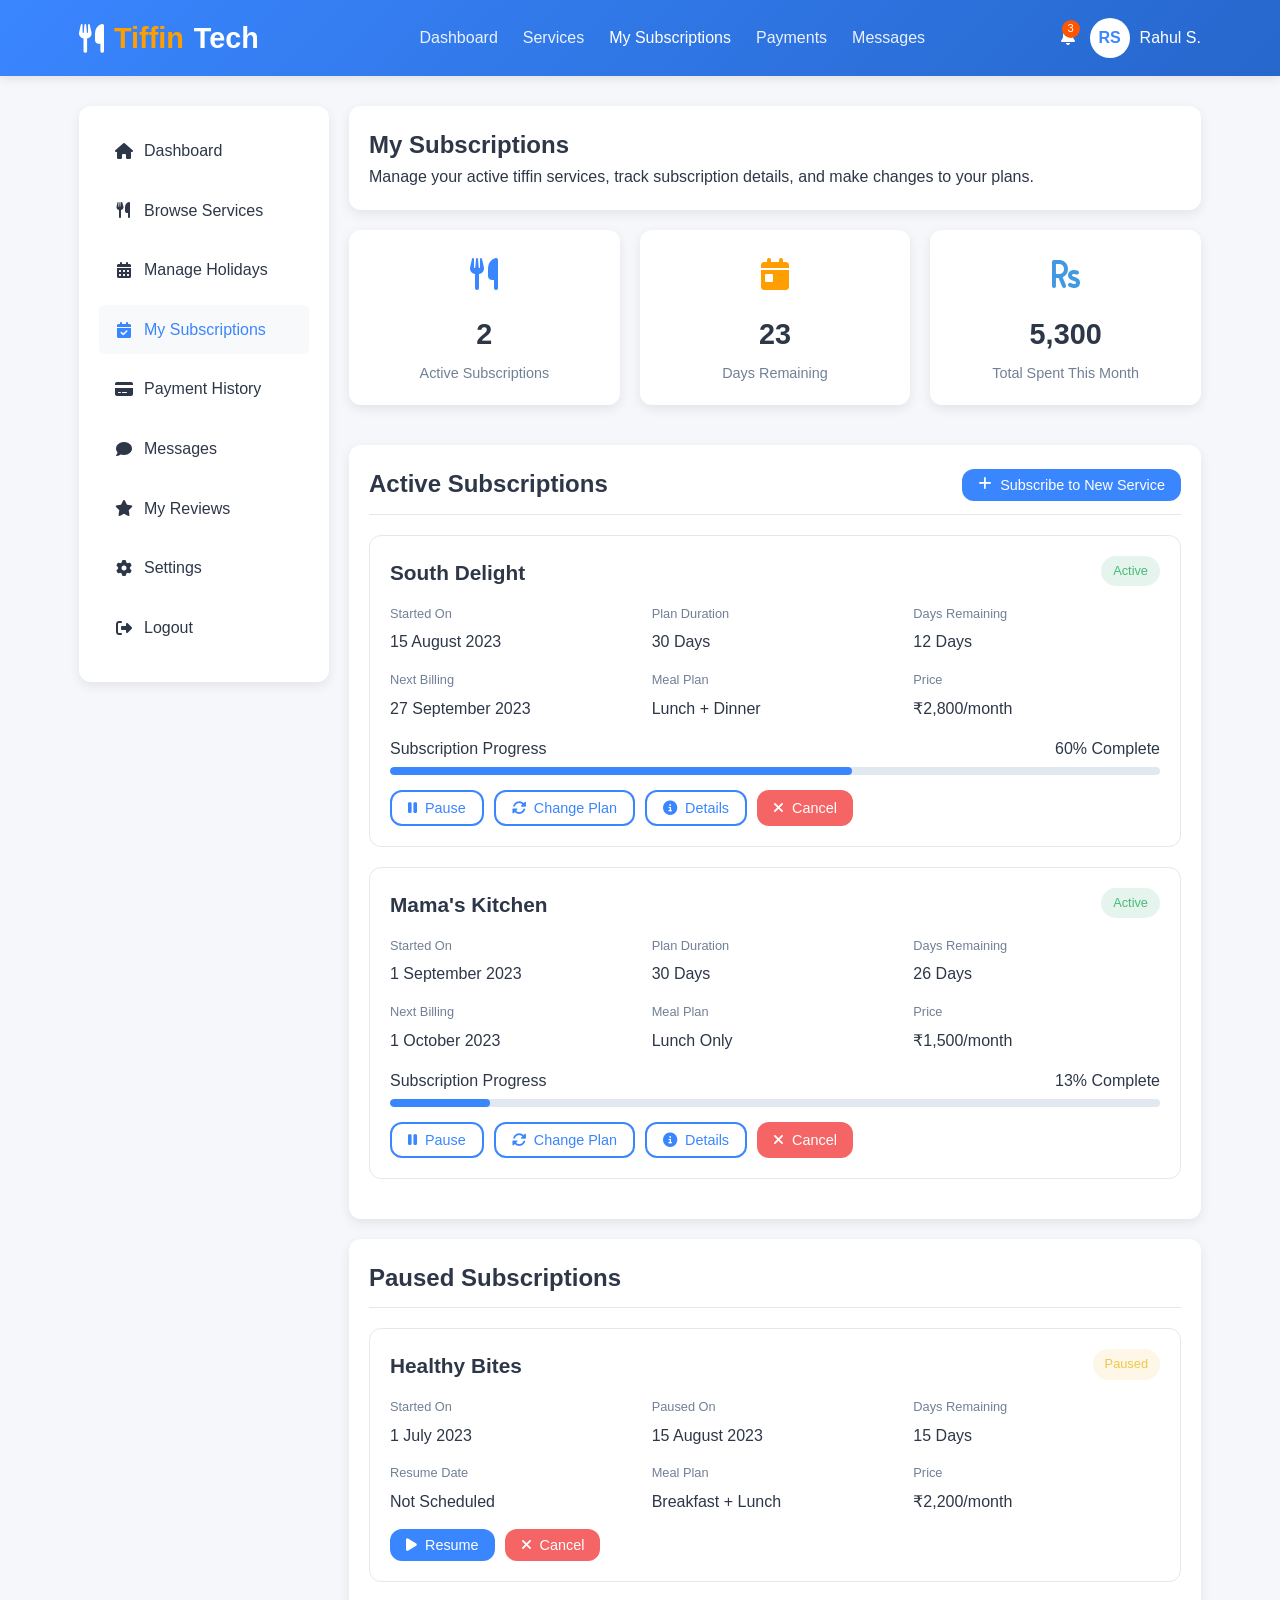
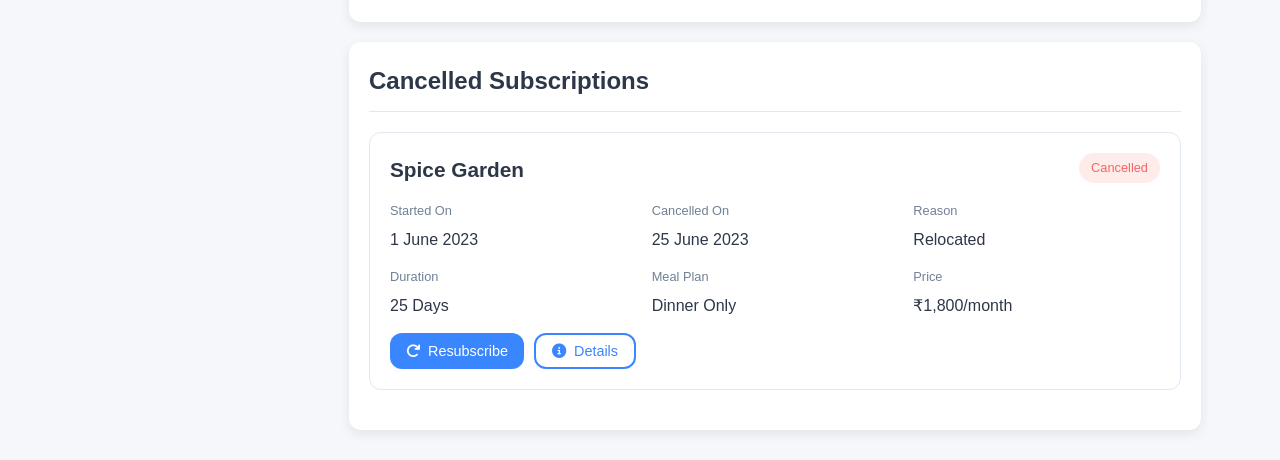
<file: subscribers.html>
<!DOCTYPE html>
<html lang="en">
<head>
    <meta charset="UTF-8">
    <meta name="viewport" content="width=device-width, initial-scale=1.0">
    <title>TiffinTech - My Subscriptions</title>
    <link rel="stylesheet" href="https://cdnjs.cloudflare.com/ajax/libs/font-awesome/6.4.0/css/all.min.css">
    <style>
        :root {
            --primary: #3a86ff;
            --primary-dark: #2667cc;
            --secondary: #ff9e00;
            --secondary-dark: #e58c00;
            --accent: #ff5400;
            --dark: #2d3748;
            --light: #f8f9fa;
            --gray: #718096;
            --light-gray: #e2e8f0;
            --success: #48bb78;
            --warning: #ecc94b;
            --danger: #f56565;
            --info: #4299e1;
            --border-radius: 12px;
            --box-shadow: 0 4px 12px rgba(0,0,0,0.08);
            --transition: all 0.3s ease;
        }
        
        * {
            margin: 0;
            padding: 0;
            box-sizing: border-box;
            font-family: 'Segoe UI', Tahoma, Geneva, Verdana, sans-serif;
        }
        
        body {
            background-color: #f5f7fa;
            color: var(--dark);
            line-height: 1.6;
        }
        
        .container {
            width: 90%;
            max-width: 1200px;
            margin: 0 auto;
            padding: 0 15px;
        }
        
        /* Header Styles */
        header {
            background: linear-gradient(135deg, var(--primary), var(--primary-dark));
            color: white;
            box-shadow: 0 2px 10px rgba(0,0,0,0.1);
            position: sticky;
            top: 0;
            z-index: 100;
        }
        
        .navbar {
            display: flex;
            justify-content: space-between;
            align-items: center;
            padding: 15px 0;
        }
        
        .logo {
            font-size: 1.8rem;
            font-weight: 700;
            color: white;
            display: flex;
            align-items: center;
            gap: 10px;
        }
        
        .logo span {
            color: var(--secondary);
        }
        
        .nav-links {
            display: flex;
            list-style: none;
        }
        
        .nav-links li {
            margin-left: 25px;
        }
        
        .nav-links a {
            text-decoration: none;
            color: rgba(255, 255, 255, 0.9);
            font-weight: 500;
            transition: var(--transition);
        }
        
        .nav-links a:hover, .nav-links a.active {
            color: white;
        }
        
        .user-actions {
            display: flex;
            align-items: center;
            gap: 15px;
        }
        
        .notification-badge {
            position: relative;
            cursor: pointer;
        }
        
        .badge {
            position: absolute;
            top: -5px;
            right: -5px;
            background-color: var(--accent);
            color: white;
            border-radius: 50%;
            width: 18px;
            height: 18px;
            font-size: 0.7rem;
            display: flex;
            align-items: center;
            justify-content: center;
        }
        
        .user-profile {
            display: flex;
            align-items: center;
            gap: 10px;
            cursor: pointer;
        }
        
        .avatar {
            width: 40px;
            height: 40px;
            border-radius: 50%;
            background-color: white;
            color: var(--primary);
            display: flex;
            align-items: center;
            justify-content: center;
            font-weight: bold;
        }
        
        /* Mobile Menu */
        .mobile-menu-btn {
            display: none;
            background: none;
            border: none;
            font-size: 1.5rem;
            cursor: pointer;
            color: white;
        }
        
        .mobile-nav {
            position: fixed;
            top: 0;
            left: -100%;
            width: 80%;
            height: 100%;
            background: white;
            z-index: 1000;
            padding: 20px;
            box-shadow: 2px 0 10px rgba(0,0,0,0.1);
            transition: var(--transition);
            overflow-y: auto;
        }
        
        .mobile-nav.active {
            left: 0;
        }
        
        .mobile-nav-header {
            display: flex;
            justify-content: space-between;
            align-items: center;
            margin-bottom: 30px;
            padding-bottom: 15px;
            border-bottom: 1px solid var(--light-gray);
        }
        
        .close-menu {
            background: none;
            border: none;
            font-size: 1.5rem;
            cursor: pointer;
            color: var(--dark);
        }
        
        .mobile-nav-links {
            list-style: none;
        }
        
        .mobile-nav-links li {
            margin-bottom: 15px;
        }
        
        .mobile-nav-links a {
            display: flex;
            align-items: center;
            gap: 15px;
            padding: 12px 15px;
            text-decoration: none;
            color: var(--dark);
            border-radius: 5px;
            transition: var(--transition);
        }
        
        .mobile-nav-links a:hover, .mobile-nav-links a.active {
            background-color: var(--light);
            color: var(--primary);
        }
        
        .overlay {
            position: fixed;
            top: 0;
            left: 0;
            width: 100%;
            height: 100%;
            background: rgba(0,0,0,0.5);
            z-index: 999;
            display: none;
        }
        
        .overlay.active {
            display: block;
        }
        
        /* Button Styles */
        .btn {
            background-color: var(--primary);
            color: white;
            border: none;
            padding: 12px 24px;
            border-radius: var(--border-radius);
            cursor: pointer;
            font-weight: 500;
            transition: var(--transition);
            display: inline-flex;
            align-items: center;
            gap: 8px;
        }
        
        .btn:hover {
            background-color: var(--primary-dark);
            transform: translateY(-2px);
        }
        
        .btn-secondary {
            background-color: var(--secondary);
        }
        
        .btn-secondary:hover {
            background-color: var(--secondary-dark);
        }
        
        .btn-outline {
            background-color: transparent;
            border: 2px solid var(--primary);
            color: var(--primary);
        }
        
        .btn-outline:hover {
            background-color: var(--primary);
            color: white;
        }
        
        .btn-sm {
            padding: 8px 16px;
            font-size: 0.9rem;
        }
        
        /* Dashboard Layout */
        .dashboard {
            display: grid;
            grid-template-columns: 250px 1fr;
            gap: 20px;
            margin: 30px 0;
        }
        
        /* Sidebar Styles */
        .sidebar {
            background-color: white;
            border-radius: var(--border-radius);
            box-shadow: var(--box-shadow);
            padding: 20px;
            height: fit-content;
        }
        
        .sidebar-menu {
            list-style: none;
        }
        
        .sidebar-menu li {
            margin-bottom: 10px;
        }
        
        .sidebar-menu a {
            display: flex;
            align-items: center;
            gap: 10px;
            padding: 12px 15px;
            text-decoration: none;
            color: var(--dark);
            border-radius: 5px;
            transition: var(--transition);
        }
        
        .sidebar-menu a:hover, .sidebar-menu a.active {
            background-color: var(--light);
            color: var(--primary);
        }
        
        .sidebar-menu i {
            width: 20px;
            text-align: center;
        }
        
        /* Main Content Styles */
        .main-content {
            display: flex;
            flex-direction: column;
            gap: 20px;
        }
        
        .content-section {
            background-color: white;
            border-radius: var(--border-radius);
            box-shadow: var(--box-shadow);
            padding: 20px;
        }
        
        .section-header {
            display: flex;
            justify-content: space-between;
            align-items: center;
            margin-bottom: 20px;
            padding-bottom: 10px;
            border-bottom: 1px solid var(--light-gray);
        }
        
        .section-title {
            font-size: 1.5rem;
            color: var(--dark);
        }
        
        /* Subscription Card Styles */
        .subscription-card {
            border: 1px solid var(--light-gray);
            border-radius: var(--border-radius);
            padding: 20px;
            margin-bottom: 20px;
            transition: var(--transition);
        }
        
        .subscription-card:hover {
            box-shadow: var(--box-shadow);
        }
        
        .subscription-header {
            display: flex;
            justify-content: space-between;
            align-items: flex-start;
            margin-bottom: 15px;
        }
        
        .subscription-title {
            font-size: 1.3rem;
            color: var(--dark);
        }
        
        .subscription-status {
            padding: 5px 12px;
            border-radius: 20px;
            font-size: 0.8rem;
            font-weight: 500;
        }
        
        .status-active {
            background-color: #e6f4ee;
            color: var(--success);
        }
        
        .status-paused {
            background-color: #fef6e6;
            color: var(--warning);
        }
        
        .status-cancelled {
            background-color: #feeceb;
            color: var(--danger);
        }
        
        .subscription-details {
            display: grid;
            grid-template-columns: repeat(auto-fit, minmax(200px, 1fr));
            gap: 15px;
            margin-bottom: 15px;
        }
        
        .detail-item {
            display: flex;
            flex-direction: column;
        }
        
        .detail-label {
            font-size: 0.8rem;
            color: var(--gray);
            margin-bottom: 5px;
        }
        
        .detail-value {
            font-weight: 500;
        }
        
        .progress-container {
            margin: 15px 0;
        }
        
        .progress-label {
            display: flex;
            justify-content: space-between;
            margin-bottom: 5px;
        }
        
        .progress-bar {
            height: 8px;
            background-color: var(--light-gray);
            border-radius: 4px;
            overflow: hidden;
        }
        
        .progress-fill {
            height: 100%;
            background-color: var(--primary);
            border-radius: 4px;
        }
        
        .subscription-actions {
            display: flex;
            gap: 10px;
            margin-top: 15px;
        }
        
        /* Stats Cards */
        .stats-grid {
            display: grid;
            grid-template-columns: repeat(auto-fit, minmax(200px, 1fr));
            gap: 20px;
            margin-bottom: 20px;
        }
        
        .stat-card {
            background-color: white;
            border-radius: var(--border-radius);
            padding: 20px;
            box-shadow: var(--box-shadow);
            text-align: center;
        }
        
        .stat-icon {
            font-size: 2rem;
            margin-bottom: 10px;
        }
        
        .stat-value {
            font-size: 1.8rem;
            font-weight: 700;
            margin-bottom: 5px;
        }
        
        .stat-label {
            color: var(--gray);
            font-size: 0.9rem;
        }
        
        .icon-primary {
            color: var(--primary);
        }
        
        .icon-secondary {
            color: var(--secondary);
        }
        
        .icon-info {
            color: var(--info);
        }
        
        /* Modal Styles */
        .modal {
            display: none;
            position: fixed;
            top: 0;
            left: 0;
            width: 100%;
            height: 100%;
            background-color: rgba(0,0,0,0.7);
            z-index: 1000;
            overflow: auto;
            justify-content: center;
            align-items: flex-start;
            padding: 50px 0;
        }
        
        .modal-content {
            background-color: white;
            width: 90%;
            max-width: 500px;
            border-radius: var(--border-radius);
            padding: 30px;
            position: relative;
            box-shadow: 0 5px 20px rgba(0,0,0,0.2);
        }
        
        .close-modal {
            position: absolute;
            top: 15px;
            right: 15px;
            font-size: 1.5rem;
            cursor: pointer;
            color: var(--gray);
        }
        
        /* Form Styles */
        .form-group {
            margin-bottom: 15px;
        }
        
        .form-group label {
            display: block;
            margin-bottom: 5px;
            font-weight: 500;
        }
        
        .form-group input, .form-group select, .form-group textarea {
            width: 100%;
            padding: 12px;
            border: 1px solid var(--light-gray);
            border-radius: var(--border-radius);
        }
        
        /* Responsive Design */
        @media (max-width: 992px) {
            .dashboard {
                grid-template-columns: 1fr;
            }
            
            .sidebar {
                display: none;
            }
        }
        
        @media (max-width: 768px) {
            .nav-links {
                display: none;
            }
            
            .mobile-menu-btn {
                display: block;
            }
            
            .user-profile span {
                display: none;
            }
            
            .subscription-header {
                flex-direction: column;
                gap: 10px;
            }
            
            .subscription-details {
                grid-template-columns: 1fr;
            }
            
            .subscription-actions {
                flex-wrap: wrap;
            }
            
            .stats-grid {
                grid-template-columns: 1fr;
            }
            
            .section-header {
                flex-direction: column;
                align-items: flex-start;
                gap: 15px;
            }
        }
        
        @media (max-width: 480px) {
            .logo {
                font-size: 1.3rem;
            }
            
            .container {
                width: 95%;
                padding: 0 10px;
            }
            
            .content-section {
                padding: 15px;
            }
            
            .section-title {
                font-size: 1.3rem;
            }
            
            .subscription-actions .btn {
                width: 100%;
                justify-content: center;
            }
        }
    </style>
</head>
<body>
    <!-- Header Section -->
    <header>
        <div class="container">
            <nav class="navbar">
                <div class="logo">
                    <i class="fas fa-utensils"></i>
                    <span>Tiffin</span>Tech
                </div>
                
                <ul class="nav-links">
                    <li><a href="index.html">Dashboard</a></li>
                    <li><a href="services.html">Services</a></li>
                    <li><a href="subscribers.html" class="active">My Subscriptions</a></li>
                    <li><a href="payments.html">Payments</a></li>
                    <li><a href="messages.html">Messages</a></li>
                </ul>
                
                <div class="user-actions">
                    <div class="notification-badge">
                        <i class="fas fa-bell"></i>
                        <span class="badge">3</span>
                    </div>
                    <div class="user-profile">
                        <div class="avatar">RS</div>
                        <span>Rahul S.</span>
                    </div>
                </div>
                
                <button class="mobile-menu-btn">
                    <i class="fas fa-bars"></i>
                </button>
            </nav>
        </div>
    </header>

    <!-- Mobile Navigation -->
    <div class="mobile-nav" id="mobile-nav">
        <div class="mobile-nav-header">
            <h3>Menu</h3>
            <button class="close-menu">
                <i class="fas fa-times"></i>
            </button>
        </div>
        <ul class="mobile-nav-links">
            <li><a href="index.html"><i class="fas fa-home"></i> Dashboard</a></li>
            <li><a href="services.html"><i class="fas fa-utensils"></i> Services</a></li>
            <li><a href="subscribers.html" class="active"><i class="fas fa-calendar-check"></i> My Subscriptions</a></li>
            <li><a href="payments.html"><i class="fas fa-credit-card"></i> Payments</a></li>
            <li><a href="messages.html"><i class="fas fa-comment"></i> Messages</a></li>
            <li><a href="notifications.html"><i class="fas fa-bell"></i> Notifications</a></li>
            <li><a href="reviews.html"><i class="fas fa-star"></i> Reviews</a></li>
            <li><a href="settings.html"><i class="fas fa-cog"></i> Settings</a></li>
            <li><a href="#"><i class="fas fa-sign-out-alt"></i> Logout</a></li>
        </ul>
    </div>
    <div class="overlay" id="overlay"></div>

    <!-- Dashboard Section -->
    <div class="container">
        <div class="dashboard">
            <!-- Sidebar -->
            <div class="sidebar">
                <ul class="sidebar-menu">
                    <li><a href="index.html"><i class="fas fa-home"></i> Dashboard</a></li>
                    <li><a href="services.html"><i class="fas fa-utensils"></i> Browse Services</a></li>
                    <li><a href="holidays.html"><i class="fas fa-calendar-alt"></i> Manage Holidays</a></li>
                    <li><a href="subscribers.html" class="active"><i class="fas fa-calendar-check"></i> My Subscriptions</a></li>
                    <li><a href="payments.html"><i class="fas fa-credit-card"></i> Payment History</a></li>
                    <li><a href="messages.html"><i class="fas fa-comment"></i> Messages</a></li>
                    <li><a href="reviews.html"><i class="fas fa-star"></i> My Reviews</a></li>
                    <li><a href="settings.html"><i class="fas fa-cog"></i> Settings</a></li>
                    <li><a href="#"><i class="fas fa-sign-out-alt"></i> Logout</a></li>
                </ul>
            </div>

            <!-- Main Content -->
            <div class="main-content">
                <!-- Welcome Banner -->
                <div class="content-section">
                    <h2>My Subscriptions</h2>
                    <p>Manage your active tiffin services, track subscription details, and make changes to your plans.</p>
                </div>

                <!-- Stats Overview -->
                <div class="stats-grid">
                    <div class="stat-card">
                        <div class="stat-icon icon-primary">
                            <i class="fas fa-utensils"></i>
                        </div>
                        <div class="stat-value">2</div>
                        <div class="stat-label">Active Subscriptions</div>
                    </div>
                    <div class="stat-card">
                        <div class="stat-icon icon-secondary">
                            <i class="fas fa-calendar-day"></i>
                        </div>
                        <div class="stat-value">23</div>
                        <div class="stat-label">Days Remaining</div>
                    </div>
                    <div class="stat-card">
                        <div class="stat-icon icon-info">
                            <i class="fas fa-rupee-sign"></i>
                        </div>
                        <div class="stat-value">5,300</div>
                        <div class="stat-label">Total Spent This Month</div>
                    </div>
                </div>

                <!-- Active Subscriptions -->
                <div class="content-section">
                    <div class="section-header">
                        <h3 class="section-title">Active Subscriptions</h3>
                        <button class="btn btn-sm" onclick="location.href='services.html'">
                            <i class="fas fa-plus"></i> Subscribe to New Service
                        </button>
                    </div>
                    
                    <!-- Subscription 1 -->
                    <div class="subscription-card">
                        <div class="subscription-header">
                            <h4 class="subscription-title">South Delight</h4>
                            <span class="subscription-status status-active">Active</span>
                        </div>
                        
                        <div class="subscription-details">
                            <div class="detail-item">
                                <span class="detail-label">Started On</span>
                                <span class="detail-value">15 August 2023</span>
                            </div>
                            <div class="detail-item">
                                <span class="detail-label">Plan Duration</span>
                                <span class="detail-value">30 Days</span>
                            </div>
                            <div class="detail-item">
                                <span class="detail-label">Days Remaining</span>
                                <span class="detail-value">12 Days</span>
                            </div>
                            <div class="detail-item">
                                <span class="detail-label">Next Billing</span>
                                <span class="detail-value">27 September 2023</span>
                            </div>
                            <div class="detail-item">
                                <span class="detail-label">Meal Plan</span>
                                <span class="detail-value">Lunch + Dinner</span>
                            </div>
                            <div class="detail-item">
                                <span class="detail-label">Price</span>
                                <span class="detail-value">₹2,800/month</span>
                            </div>
                        </div>
                        
                        <div class="progress-container">
                            <div class="progress-label">
                                <span>Subscription Progress</span>
                                <span>60% Complete</span>
                            </div>
                            <div class="progress-bar">
                                <div class="progress-fill" style="width: 60%"></div>
                            </div>
                        </div>
                        
                        <div class="subscription-actions">
                            <button class="btn btn-sm btn-outline" onclick="pauseSubscription()">
                                <i class="fas fa-pause"></i> Pause
                            </button>
                            <button class="btn btn-sm btn-outline" onclick="changePlan()">
                                <i class="fas fa-sync-alt"></i> Change Plan
                            </button>
                            <button class="btn btn-sm btn-outline" onclick="showSubscriptionDetails()">
                                <i class="fas fa-info-circle"></i> Details
                            </button>
                            <button class="btn btn-sm" style="background-color: var(--danger);" onclick="cancelSubscription()">
                                <i class="fas fa-times"></i> Cancel
                            </button>
                        </div>
                    </div>
                    
                    <!-- Subscription 2 -->
                    <div class="subscription-card">
                        <div class="subscription-header">
                            <h4 class="subscription-title">Mama's Kitchen</h4>
                            <span class="subscription-status status-active">Active</span>
                        </div>
                        
                        <div class="subscription-details">
                            <div class="detail-item">
                                <span class="detail-label">Started On</span>
                                <span class="detail-value">1 September 2023</span>
                            </div>
                            <div class="detail-item">
                                <span class="detail-label">Plan Duration</span>
                                <span class="detail-value">30 Days</span>
                            </div>
                            <div class="detail-item">
                                <span class="detail-label">Days Remaining</span>
                                <span class="detail-value">26 Days</span>
                            </div>
                            <div class="detail-item">
                                <span class="detail-label">Next Billing</span>
                                <span class="detail-value">1 October 2023</span>
                            </div>
                            <div class="detail-item">
                                <span class="detail-label">Meal Plan</span>
                                <span class="detail-value">Lunch Only</span>
                            </div>
                            <div class="detail-item">
                                <span class="detail-label">Price</span>
                                <span class="detail-value">₹1,500/month</span>
                            </div>
                        </div>
                        
                        <div class="progress-container">
                            <div class="progress-label">
                                <span>Subscription Progress</span>
                                <span>13% Complete</span>
                            </div>
                            <div class="progress-bar">
                                <div class="progress-fill" style="width: 13%"></div>
                            </div>
                        </div>
                        
                        <div class="subscription-actions">
                            <button class="btn btn-sm btn-outline" onclick="pauseSubscription()">
                                <i class="fas fa-pause"></i> Pause
                            </button>
                            <button class="btn btn-sm btn-outline" onclick="changePlan()">
                                <i class="fas fa-sync-alt"></i> Change Plan
                            </button>
                            <button class="btn btn-sm btn-outline" onclick="showSubscriptionDetails()">
                                <i class="fas fa-info-circle"></i> Details
                            </button>
                            <button class="btn btn-sm" style="background-color: var(--danger);" onclick="cancelSubscription()">
                                <i class="fas fa-times"></i> Cancel
                            </button>
                        </div>
                    </div>
                </div>

                <!-- Paused Subscriptions -->
                <div class="content-section">
                    <div class="section-header">
                        <h3 class="section-title">Paused Subscriptions</h3>
                    </div>
                    
                    <div class="subscription-card">
                        <div class="subscription-header">
                            <h4 class="subscription-title">Healthy Bites</h4>
                            <span class="subscription-status status-paused">Paused</span>
                        </div>
                        
                        <div class="subscription-details">
                            <div class="detail-item">
                                <span class="detail-label">Started On</span>
                                <span class="detail-value">1 July 2023</span>
                            </div>
                            <div class="detail-item">
                                <span class="detail-label">Paused On</span>
                                <span class="detail-value">15 August 2023</span>
                            </div>
                            <div class="detail-item">
                                <span class="detail-label">Days Remaining</span>
                                <span class="detail-value">15 Days</span>
                            </div>
                            <div class="detail-item">
                                <span class="detail-label">Resume Date</span>
                                <span class="detail-value">Not Scheduled</span>
                            </div>
                            <div class="detail-item">
                                <span class="detail-label">Meal Plan</span>
                                <span class="detail-value">Breakfast + Lunch</span>
                            </div>
                            <div class="detail-item">
                                <span class="detail-label">Price</span>
                                <span class="detail-value">₹2,200/month</span>
                            </div>
                        </div>
                        
                        <div class="subscription-actions">
                            <button class="btn btn-sm" onclick="resumeSubscription()">
                                <i class="fas fa-play"></i> Resume
                            </button>
                            <button class="btn btn-sm" style="background-color: var(--danger);" onclick="cancelSubscription()">
                                <i class="fas fa-times"></i> Cancel
                            </button>
                        </div>
                    </div>
                </div>

                <!-- Cancelled Subscriptions -->
                <div class="content-section">
                    <div class="section-header">
                        <h3 class="section-title">Cancelled Subscriptions</h3>
                    </div>
                    
                    <div class="subscription-card">
                        <div class="subscription-header">
                            <h4 class="subscription-title">Spice Garden</h4>
                            <span class="subscription-status status-cancelled">Cancelled</span>
                        </div>
                        
                        <div class="subscription-details">
                            <div class="detail-item">
                                <span class="detail-label">Started On</span>
                                <span class="detail-value">1 June 2023</span>
                            </div>
                            <div class="detail-item">
                                <span class="detail-label">Cancelled On</span>
                                <span class="detail-value">25 June 2023</span>
                            </div>
                            <div class="detail-item">
                                <span class="detail-label">Reason</span>
                                <span class="detail-value">Relocated</span>
                            </div>
                            <div class="detail-item">
                                <span class="detail-label">Duration</span>
                                <span class="detail-value">25 Days</span>
                            </div>
                            <div class="detail-item">
                                <span class="detail-label">Meal Plan</span>
                                <span class="detail-value">Dinner Only</span>
                            </div>
                            <div class="detail-item">
                                <span class="detail-label">Price</span>
                                <span class="detail-value">₹1,800/month</span>
                            </div>
                        </div>
                        
                        <div class="subscription-actions">
                            <button class="btn btn-sm" onclick="resubscribe()">
                                <i class="fas fa-redo"></i> Resubscribe
                            </button>
                            <button class="btn btn-sm btn-outline" onclick="showSubscriptionDetails()">
                                <i class="fas fa-info-circle"></i> Details
                            </button>
                        </div>
                    </div>
                </div>
            </div>
        </div>
    </div>

    <!-- Modal for Subscription Details -->
    <div class="modal" id="detailsModal">
        <div class="modal-content">
            <span class="close-modal" onclick="closeModal('detailsModal')">&times;</span>
            <h3>Subscription Details</h3>
            
            <div class="subscription-details" style="grid-template-columns: 1fr; margin: 20px 0;">
                <div class="detail-item">
                    <span class="detail-label">Service Provider</span>
                    <span class="detail-value">South Delight</span>
                </div>
                <div class="detail-item">
                    <span class="detail-label">Subscription ID</span>
                    <span class="detail-value">TT-SUB-789456</span>
                </div>
                <div class="detail-item">
                    <span class="detail-label">Start Date</span>
                    <span class="detail-value">15 August 2023</span>
                </div>
                <div class="detail-item">
                    <span class="detail-label">End Date</span>
                    <span class="detail-value">14 September 2023</span>
                </div>
                <div class="detail-item">
                    <span class="detail-label">Billing Cycle</span>
                    <span class="detail-value">Monthly</span>
                </div>
                <div class="detail-item">
                    <span class="detail-label">Meals Included</span>
                    <span class="detail-value">Lunch (12:30 PM), Dinner (7:30 PM)</span>
                </div>
                <div class="detail-item">
                    <span class="detail-label">Special Instructions</span>
                    <span class="detail-value">Less spicy, No onion garlic on Tuesdays</span>
                </div>
            </div>
            
            <button class="btn" onclick="closeModal('detailsModal')">Close</button>
        </div>
    </div>

    <!-- Modal for Pause Subscription -->
    <div class="modal" id="pauseModal">
        <div class="modal-content">
            <span class="close-modal" onclick="closeModal('pauseModal')">&times;</span>
            <h3>Pause Subscription</h3>
            
            <div class="form-group">
                <label for="pauseDate">Pause From</label>
                <input type="date" id="pauseDate">
            </div>
            
            <div class="form-group">
                <label for="resumeDate">Resume On (optional)</label>
                <input type="date" id="resumeDate">
            </div>
            
            <div class="form-group">
                <label for="pauseReason">Reason for Pausing</label>
                <select id="pauseReason">
                    <option value="">Select a reason</option>
                    <option value="vacation">Vacation/Out of station</option>
                    <option value="health">Health reasons</option>
                    <option value="other">Other</option>
                </select>
            </div>
            
            <div class="form-group">
                <label for="pauseNotes">Additional Notes</label>
                <textarea id="pauseNotes" placeholder="Any special instructions..."></textarea>
            </div>
            
            <button class="btn" onclick="confirmPause()">Confirm Pause</button>
        </div>
    </div>

    <script>
        // Mobile menu functionality
        const mobileMenuBtn = document.querySelector('.mobile-menu-btn');
        const closeMenuBtn = document.querySelector('.close-menu');
        const mobileNav = document.getElementById('mobile-nav');
        const overlay = document.getElementById('overlay');
        
        mobileMenuBtn.addEventListener('click', function() {
            mobileNav.classList.add('active');
            overlay.classList.add('active');
            document.body.style.overflow = 'hidden';
        });
        
        function closeMobileMenu() {
            mobileNav.classList.remove('active');
            overlay.classList.remove('active');
            document.body.style.overflow = 'auto';
        }
        
        closeMenuBtn.addEventListener('click', closeMobileMenu);
        overlay.addEventListener('click', closeMobileMenu);
        
        // Function to show subscription details modal
        function showSubscriptionDetails() {
            document.getElementById('detailsModal').style.display = 'flex';
        }
        
        // Function to show pause subscription modal
        function pauseSubscription() {
            document.getElementById('pauseModal').style.display = 'flex';
        }
        
        // Function to close modal
        function closeModal(modalId) {
            document.getElementById(modalId).style.display = 'none';
        }
        
        // Function to confirm pause
        function confirmPause() {
            alert('Your subscription has been paused successfully.');
            closeModal('pauseModal');
        }
        
        // Function to change plan
        function changePlan() {
            alert('You will be redirected to plan selection page.');
        }
        
        // Function to cancel subscription
        function cancelSubscription() {
            if(confirm('Are you sure you want to cancel this subscription?')) {
                alert('Your subscription has been cancelled. We\'re sorry to see you go!');
            }
        }
        
        // Function to resume subscription
        function resumeSubscription() {
            alert('Your subscription has been resumed. Meals will start from tomorrow.');
        }
        
        // Function to resubscribe
        function resubscribe() {
            alert('Redirecting to subscription page for this service.');
        }
        
        // Close modal when clicking outside
        window.onclick = function(event) {
            if (event.target.classList.contains('modal')) {
                event.target.style.display = 'none';
            }
        }
        
        // Set minimum date for pause date (tomorrow)
        const today = new Date();
        const tomorrow = new Date(today);
        tomorrow.setDate(tomorrow.getDate() + 1);
        
        const yyyy = tomorrow.getFullYear();
        const mm = String(tomorrow.getMonth() + 1).padStart(2, '0');
        const dd = String(tomorrow.getDate()).padStart(2, '0');
        
        document.getElementById('pauseDate').min = `${yyyy}-${mm}-${dd}`;
    </script>
</body>
</html>
</file>
